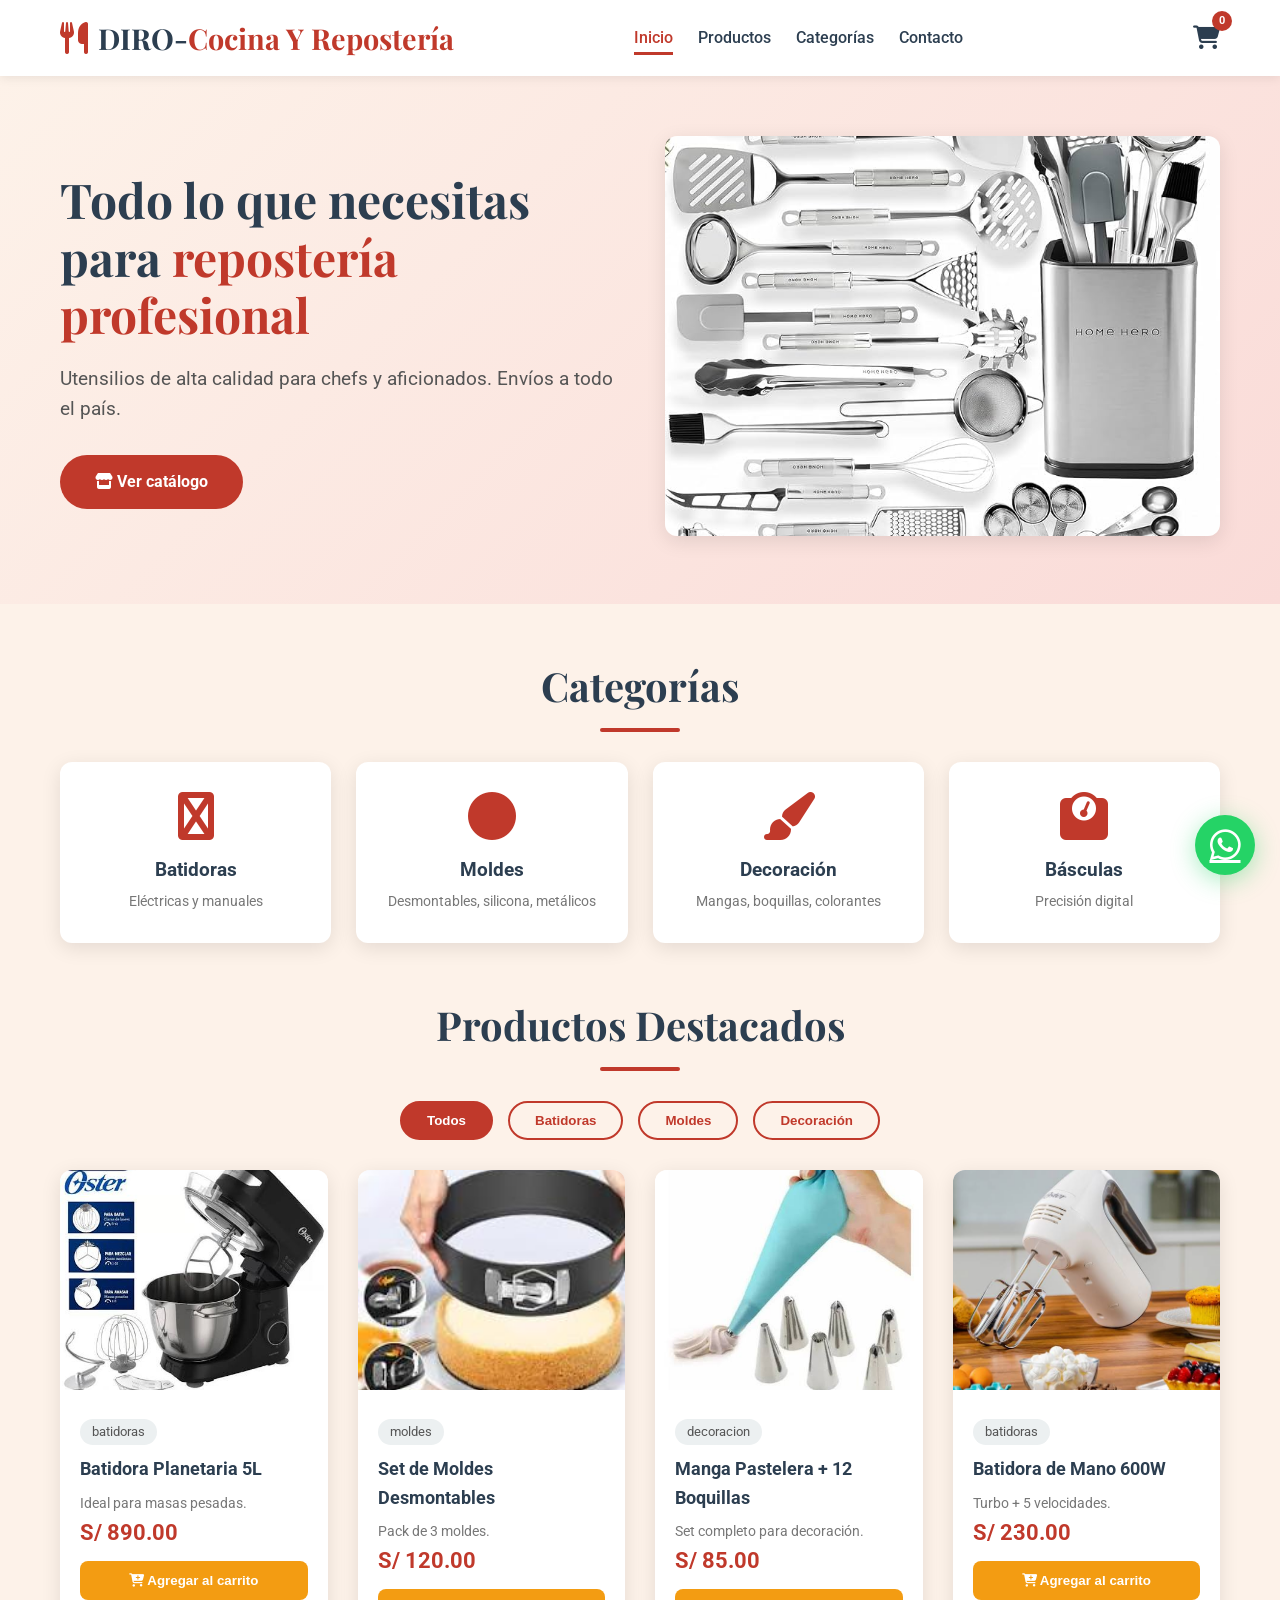
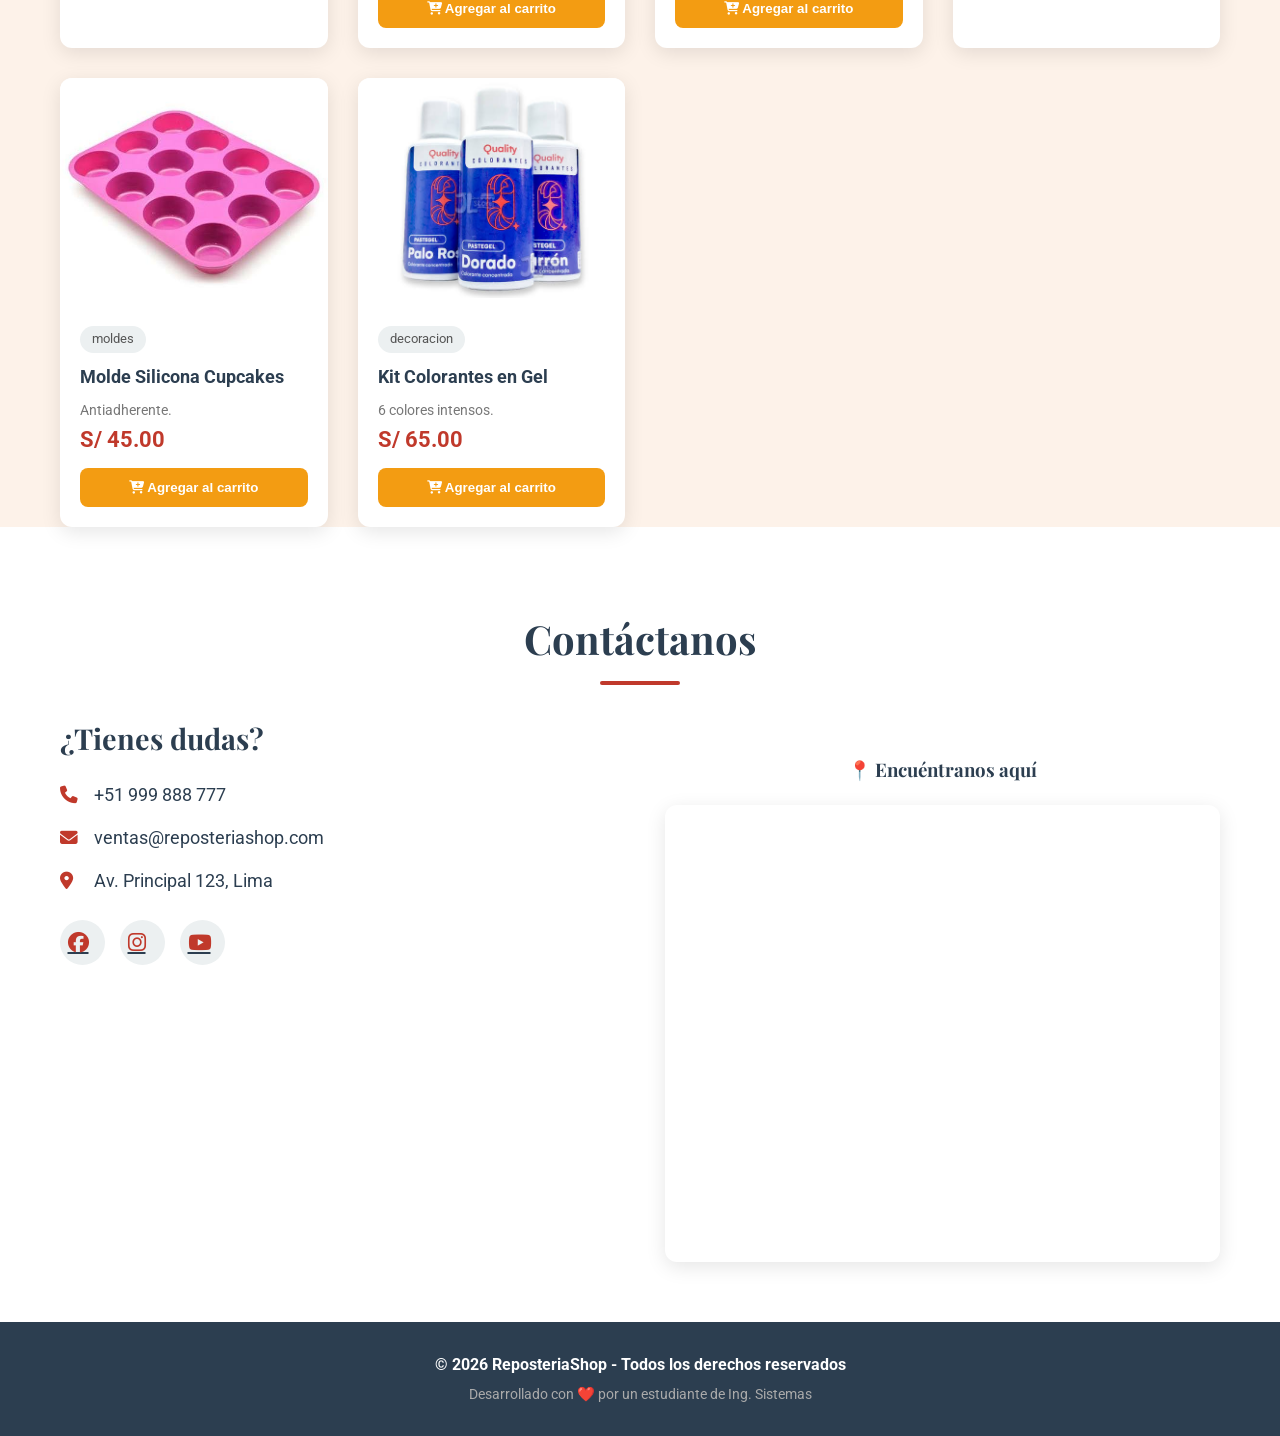
<file: index.html>
<!DOCTYPE html>
<html lang="es">

<head>
    <meta charset="UTF-8">
    <meta name="viewport" content="width=device-width, initial-scale=1.0">
    <title>ReposteriaShop - Utensilios profesionales</title>
    <!-- Google Fonts para tipografías elegantes -->
    <link
        href="https://fonts.googleapis.com/css2?family=Playfair+Display:wght@700&family=Roboto:wght@300;400;700&display=swap"
        rel="stylesheet">
    <!-- Font Awesome para íconos -->
    <link rel="stylesheet" href="https://cdnjs.cloudflare.com/ajax/libs/font-awesome/6.5.0/css/all.min.css">
    <link rel="stylesheet" href="css/estilo.css">
</head>

<body>
<!-- ========== HEADER / NAVEGACIÓN ========== -->
<header>
    <div class="container">
        <div class="logo">
            <i class="fas fa-utensils"></i>
            <h1>DIRO-<span>Cocina Y Repostería</span></h1>
        </div>
        <nav>
            <ul>
                <li><a href="#inicio" class="active">Inicio</a></li>
                <li><a href="#productos">Productos</a></li>
                <li><a href="#categorias">Categorías</a></li>
                <li><a href="#contacto">Contacto</a></li>
                <li><a href="#" id="btn-perfil" style="display:none;">Mi Cuenta</a></li>
                <li><a href="#" id="btn-logout" style="display:none;">Cerrar Sesión</a></li>
            </ul>
        </nav>
        <div class="carrito-icono">
            <i class="fas fa-shopping-cart"></i>
            <span class="contador">0</span>
        </div>
    </div>
</header>

    <!-- ========== HERO / BANNER PRINCIPAL ========== -->
    <section id="inicio" class="hero">
        <div class="container">
            <div class="hero-contenido">
                <h2>Todo lo que necesitas <br>para <span>repostería profesional</span></h2>
                <p>Utensilios de alta calidad para chefs y aficionados. Envíos a todo el país.</p>
                <a href="#productos" class="btn-primary">
                    <i class="fas fa-store"></i> Ver catálogo
                </a>
            </div>
            <div class="hero-imagen">
                <!-- Aquí va una imagen ilustrativa -->
                <img src="img/hero-utensilios.jpg" alt="Utensilios de repostería">
            </div>
        </div>
    </section>

    <!-- ========== CATEGORÍAS DESTACADAS ========== -->
    <section id="categorias" class="categorias">
        <div class="container">
            <h2 class="titulo-seccion">Categorías</h2>
            <div class="grid-categorias">
                <div class="categoria-card">
                    <i class="fas fa-mixer"></i>
                    <h3>Batidoras</h3>
                    <p>Eléctricas y manuales</p>
                </div>
                <div class="categoria-card">
                    <i class="fas fa-circle"></i>
                    <h3>Moldes</h3>
                    <p>Desmontables, silicona, metálicos</p>
                </div>
                <div class="categoria-card">
                    <i class="fas fa-paint-brush"></i>
                    <h3>Decoración</h3>
                    <p>Mangas, boquillas, colorantes</p>
                </div>
                <div class="categoria-card">
                    <i class="fas fa-weight-scale"></i>
                    <h3>Básculas</h3>
                    <p>Precisión digital</p>
                </div>
            </div>
        </div>
    </section>

    <!-- ========== PRODUCTOS DESTACADOS ========== -->
    <section id="productos" class="productos">
        <div class="container">
            <h2 class="titulo-seccion">Productos Destacados</h2>

            <!-- Filtros (funcionalidad con JavaScript) -->
            <div class="filtros">
                <button class="filtro-btn active" data-filtro="todos">Todos</button>
                <button class="filtro-btn" data-filtro="batidoras">Batidoras</button>
                <button class="filtro-btn" data-filtro="moldes">Moldes</button>
                <button class="filtro-btn" data-filtro="decoracion">Decoración</button>
            </div>

            <!-- Grid de productos -->
            <div class="grid-productos" id="lista-productos">
                <!-- Cada producto se genera dinámicamente con JavaScript -->
            </div>
        </div>
    </section>

    <!-- ========== CONTACTO ========== -->
    <section id="contacto" class="contacto">
        <div class="container">
            <h2 class="titulo-seccion">Contáctanos</h2>
            <div class="contacto-grid">
                <div class="contacto-info">
                    <h3>¿Tienes dudas?</h3>
                    <p><i class="fas fa-phone"></i> +51 999 888 777</p>
                    <p><i class="fas fa-envelope"></i> ventas@reposteriashop.com</p>
                    <p><i class="fas fa-map-marker-alt"></i> Av. Principal 123, Lima</p>
                    <div class="redes-sociales">
                        <a href="#"><i class="fab fa-facebook"></i></a>
                        <a href="#"><i class="fab fa-instagram"></i></a>
                        <a href="#"><i class="fab fa-youtube"></i></a>
                    </div>
                </div>

                <div class="mapa-container" style="margin-top: 40px;">
                    <h3 style="text-align:center; font-family: var(--font-title); color: var(--color-dark); margin-bottom: 20px;">
                        📍 Encuéntranos aquí
                    </h3>
                    <div style="border-radius: var(--radius); overflow: hidden; box-shadow: var(--shadow);">
                        <iframe
                            src="https://www.google.com/maps/embed?pb=!1m18!1m12!1m3!1d7803.491799904515!2d-77.13899099999999!3d-12.060996299999998!2m3!1f0!2f0!3f0!3m2!1i1024!2i768!4f13.1!3m3!1m2!1s0x9105cb9a4706d5b7%3A0x44a7349d931bc75a!2sMercado%20Central%20del%20Callao!5e0!3m2!1ses-419!2spe!4v1785622565093!5m2!1ses-419!2spe"
                            width="100%" height="450" style="border:0;" allowfullscreen="" loading="lazy"
                            referrerpolicy="strict-origin-when-cross-origin"></iframe>
                    </div>
                </div>
            </div>
        </div>
    </section>

    <!-- ========== FOOTER ========== -->
    <footer>
        <div class="container">
            <p>&copy; 2026 ReposteriaShop - Todos los derechos reservados</p>
            <p>Desarrollado con ❤️ por un estudiante de Ing. Sistemas</p>
        </div>
    </footer>

    <!-- Botón flotante de WhatsApp -->
    <a href="https://wa.me/519999888777" class="btn-whatsapp" target="_blank">
        <i class="fab fa-whatsapp"></i>
    </a>

    <!-- ============================================ -->
    <!-- MODAL / VENTANA EMERGENTE DEL CARRITO        -->
    <!-- ============================================ -->
    <div id="modal-carrito" class="modal-carrito" style="display: none;">
        <div class="modal-contenido">
            <div class="modal-header">
                <h2><i class="fas fa-shopping-cart"></i> Mi Carrito</h2>
                <span class="modal-cerrar" id="cerrar-carrito">&times;</span>
            </div>
            <div class="modal-body" id="lista-carrito">
                <p style="text-align:center; color:#888;">🛒 Tu carrito está vacío</p>
            </div>
            <div class="modal-footer">
                <div class="total-carrito">
                    <strong>Total: </strong>
                    <span id="total-carrito">S/ 0.00</span>
                </div>
                <button id="btn-finalizar-compra" class="btn-primary">
                    <i class="fas fa-check"></i> Finalizar Compra
                </button>
            </div>
        </div>
    </div>

    <script>
    // Verificar autenticación
    const token = localStorage.getItem('token');
    const usuario = JSON.parse(localStorage.getItem('usuario') || 'null');
    
    if (token && usuario) {
        const btnPerfil = document.getElementById('btn-perfil');
        const btnLogout = document.getElementById('btn-logout');
        
        btnPerfil.style.display = 'inline-block';
        btnLogout.style.display = 'inline-block';
        
        btnPerfil.textContent = '👤 ' + usuario.nombre;
        
        btnLogout.addEventListener('click', function(e) {
            e.preventDefault();
            localStorage.removeItem('token');
            localStorage.removeItem('usuario');
            window.location.href = 'login.html';
        });
    }
</script>

    <!-- ========== SCRIPTS (SIEMPRE AL FINAL) ========== -->
    <script src="js/script.js"></script>

</body>
</html>
</file>
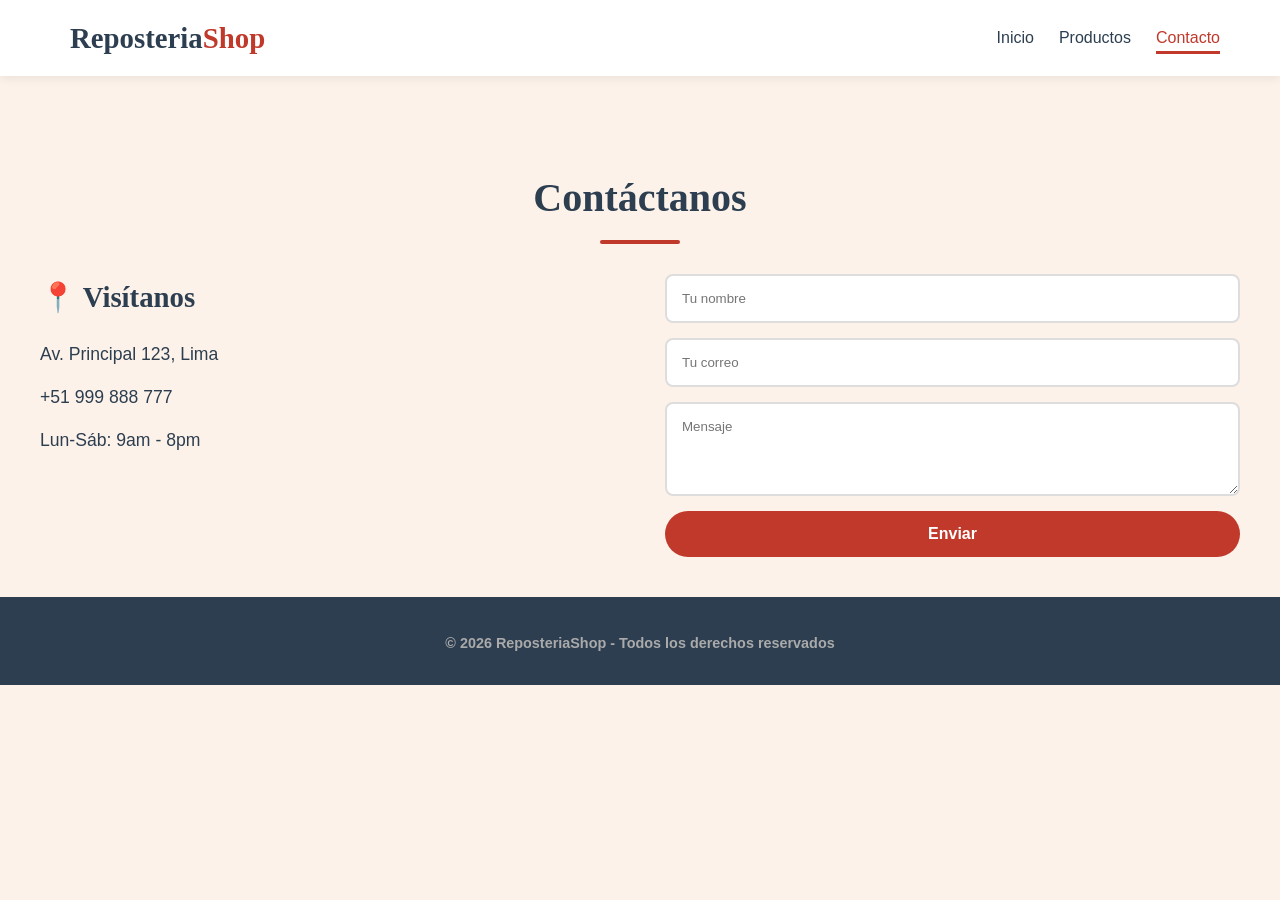
<file: contacto.html>
<!DOCTYPE html>
<html lang="es">
<head>
    <meta charset="UTF-8">
    <meta name="viewport" content="width=device-width, initial-scale=1.0">
    <title>Contacto - ReposteriaShop</title>
    <link rel="stylesheet" href="css/estilo.css">
</head>
<body>
    <header>
        <!-- Mismo header que en index.html -->
        <div class="container">
            <div class="logo">
                <i class="fas fa-utensils"></i>
                <h1>Reposteria<span>Shop</span></h1>
            </div>
            <nav>
                <ul>
                    <li><a href="index.html">Inicio</a></li>
                    <li><a href="productos.html">Productos</a></li>
                    <li><a href="contacto.html" class="active">Contacto</a></li>
                </ul>
            </nav>
        </div>
    </header>

    <section class="container" style="padding: 40px 0;">
        <h2 class="titulo-seccion">Contáctanos</h2>
        <div class="contacto-grid">
            <div class="contacto-info">
                <h3>📍 Visítanos</h3>
                <p><i class="fas fa-map-marker-alt"></i> Av. Principal 123, Lima</p>
                <p><i class="fas fa-phone"></i> +51 999 888 777</p>
                <p><i class="fas fa-clock"></i> Lun-Sáb: 9am - 8pm</p>
            </div>
            <form class="contacto-form">
                <input type="text" placeholder="Tu nombre" required>
                <input type="email" placeholder="Tu correo" required>
                <textarea placeholder="Mensaje" rows="4"></textarea>
                <button type="submit" class="btn-primary">Enviar</button>
            </form>
        </div>
    </section>

    <footer>
        <div class="container">
            <p>&copy; 2026 ReposteriaShop - Todos los derechos reservados</p>
        </div>
    </footer>

    <script src="js/script.js"></script>
</body>
</html>
</file>
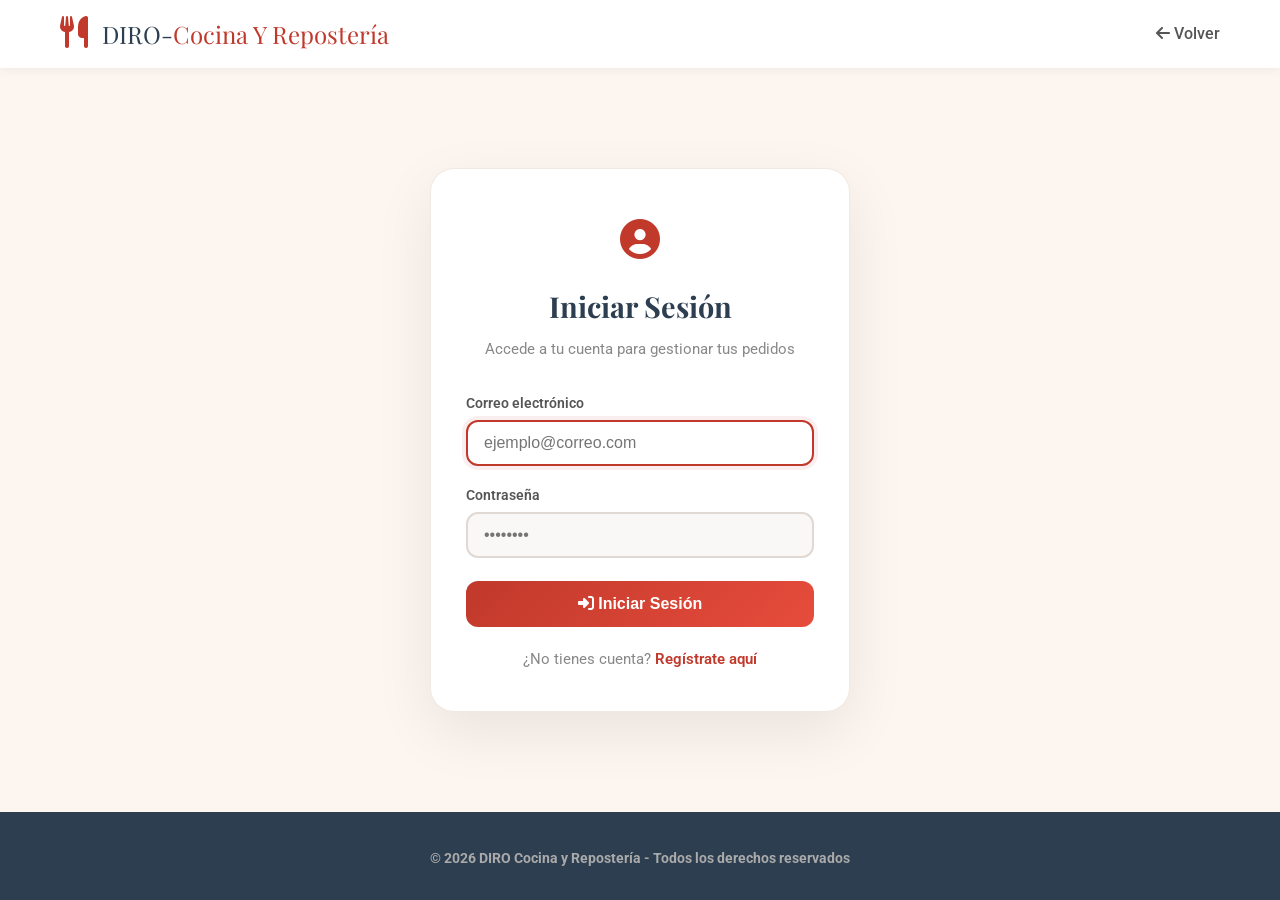
<file: login.html>
<!DOCTYPE html>
<html lang="es">
<head>
    <meta charset="UTF-8">
    <meta name="viewport" content="width=device-width, initial-scale=1.0">
    <title>Iniciar Sesión - DIRO Cocina y Repostería</title>
    <link href="https://fonts.googleapis.com/css2?family=Playfair+Display:wght@700&family=Roboto:wght@300;400;700&display=swap" rel="stylesheet">
    <link rel="stylesheet" href="https://cdnjs.cloudflare.com/ajax/libs/font-awesome/6.5.0/css/all.min.css">
    <link rel="stylesheet" href="css/estilo.css">
    <style>
        /* ===== Estilos específicos para autenticación ===== */
        .auth-page {
            min-height: 100vh;
            display: flex;
            flex-direction: column;
            background: #fdf6f0;
        }
        
        .auth-container {
            flex: 1;
            display: flex;
            justify-content: center;
            align-items: center;
            padding: 40px 20px;
        }

        .auth-box {
            background: white;
            padding: 40px 35px;
            border-radius: 24px;
            max-width: 420px;
            width: 100%;
            box-shadow: 0 20px 60px rgba(0, 0, 0, 0.08);
            border: 1px solid #f0e8e3;
        }

        .auth-box .logo-icon {
            text-align: center;
            font-size: 2.5rem;
            color: #c0392b;
            margin-bottom: 10px;
        }

        .auth-box h2 {
            font-family: 'Playfair Display', serif;
            text-align: center;
            color: #2c3e50;
            font-size: 1.8rem;
            margin-bottom: 8px;
        }

        .auth-box .subtitle {
            text-align: center;
            color: #888;
            margin-bottom: 30px;
            font-size: 0.95rem;
        }

        .auth-box .form-group {
            margin-bottom: 18px;
        }

        .auth-box label {
            display: block;
            font-weight: 600;
            color: #555;
            margin-bottom: 5px;
            font-size: 0.9rem;
        }

        .auth-box input {
            width: 100%;
            padding: 12px 16px;
            border: 2px solid #e0d8d2;
            border-radius: 12px;
            font-size: 1rem;
            transition: all 0.3s ease;
            background: #faf8f6;
        }

        .auth-box input:focus {
            border-color: #c0392b;
            outline: none;
            background: white;
            box-shadow: 0 0 0 4px rgba(192, 57, 43, 0.08);
        }

        .auth-box .btn-primary {
            width: 100%;
            padding: 14px;
            background: linear-gradient(135deg, #c0392b, #e74c3c);
            border: none;
            border-radius: 12px;
            color: white;
            font-weight: 700;
            font-size: 1rem;
            cursor: pointer;
            transition: all 0.3s ease;
            margin-top: 5px;
        }

        .auth-box .btn-primary:hover {
            transform: translateY(-2px);
            box-shadow: 0 8px 25px rgba(192, 57, 43, 0.35);
        }

        .auth-box .btn-primary:disabled {
            opacity: 0.7;
            cursor: not-allowed;
            transform: none;
        }

        .auth-box .links {
            text-align: center;
            margin-top: 20px;
            color: #888;
            font-size: 0.95rem;
        }

        .auth-box .links a {
            color: #c0392b;
            text-decoration: none;
            font-weight: 600;
        }

        .auth-box .links a:hover {
            text-decoration: underline;
        }

        .msg-error {
            color: #e74c3c;
            text-align: center;
            display: none;
            margin-bottom: 15px;
            padding: 12px;
            background: #fde8e4;
            border-radius: 10px;
            font-size: 0.95rem;
        }

        .msg-success {
            color: #27ae60;
            text-align: center;
            display: none;
            margin-bottom: 15px;
            padding: 12px;
            background: #e8f8e4;
            border-radius: 10px;
            font-size: 0.95rem;
        }

        /* Header simplificado para páginas de auth */
        .auth-header {
            background: white;
            padding: 15px 0;
            box-shadow: 0 2px 10px rgba(0,0,0,0.05);
        }
        .auth-header .container {
            display: flex;
            justify-content: space-between;
            align-items: center;
        }
        .auth-header .logo a {
            font-family: 'Playfair Display', serif;
            font-size: 1.5rem;
            color: #2c3e50;
            text-decoration: none;
        }
        .auth-header .logo a span {
            color: #c0392b;
        }
        .auth-header .logo a i {
            color: #c0392b;
            margin-right: 8px;
        }

        @media (max-width: 480px) {
            .auth-box {
                padding: 30px 20px;
            }
            .auth-box h2 {
                font-size: 1.5rem;
            }
        }
    </style>
</head>
<body class="auth-page">

    <!-- ========== HEADER SIMPLIFICADO ========== -->
    <header class="auth-header">
        <div class="container">
            <div class="logo">
                <a href="index.html">
                    <i class="fas fa-utensils"></i>
                    DIRO-<span>Cocina Y Repostería</span>
                </a>
            </div>
            <nav>
                <a href="index.html" style="color:#555; text-decoration:none; font-weight:500;">
                    <i class="fas fa-arrow-left"></i> Volver
                </a>
            </nav>
        </div>
    </header>

    <!-- ========== FORMULARIO DE LOGIN ========== -->
    <div class="auth-container">
        <div class="auth-box">
            <div class="logo-icon">
                <i class="fas fa-user-circle"></i>
            </div>
            <h2>Iniciar Sesión</h2>
            <p class="subtitle">Accede a tu cuenta para gestionar tus pedidos</p>

            <div id="msg-error" class="msg-error">❌ Credenciales incorrectas</div>
            <div id="msg-success" class="msg-success">✅ Inicio de sesión exitoso</div>

            <form id="form-login">
                <div class="form-group">
                    <label for="email">Correo electrónico</label>
                    <input type="email" id="email" placeholder="ejemplo@correo.com" required autofocus>
                </div>
                <div class="form-group">
                    <label for="password">Contraseña</label>
                    <input type="password" id="password" placeholder="••••••••" required>
                </div>
                <button type="submit" class="btn-primary" id="btn-login">
                    <i class="fas fa-sign-in-alt"></i> Iniciar Sesión
                </button>
            </form>

            <div class="links">
                ¿No tienes cuenta? <a href="registro.html">Regístrate aquí</a>
            </div>
        </div>
    </div>

    <!-- ========== FOOTER ========== -->
    <footer style="margin-top: auto;">
        <div class="container">
            <p>&copy; 2026 DIRO Cocina y Repostería - Todos los derechos reservados</p>
        </div>
    </footer>

    <script>
        // ============================================
        // LOGIN - FRONTEND
        // ============================================

        const API_URL = 'https://backend-tienda-production-8536.up.railway.app/api';
        const formLogin = document.getElementById('form-login');
        const msgError = document.getElementById('msg-error');
        const msgSuccess = document.getElementById('msg-success');
        const btnLogin = document.getElementById('btn-login');

        // Si ya está logueado, redirigir
        if (localStorage.getItem('token')) {
            window.location.href = 'index.html';
        }

        formLogin.addEventListener('submit', async function(e) {
            e.preventDefault();
            
            const email = document.getElementById('email').value.trim();
            const password = document.getElementById('password').value.trim();
            
            // Ocultar mensajes anteriores
            msgError.style.display = 'none';
            msgSuccess.style.display = 'none';
            
            // Validaciones básicas
            if (!email || !password) {
                msgError.textContent = '❌ Todos los campos son obligatorios';
                msgError.style.display = 'block';
                return;
            }
            
            // Deshabilitar botón mientras se procesa
            btnLogin.disabled = true;
            btnLogin.innerHTML = '<i class="fas fa-spinner fa-spin"></i> Iniciando sesión...';
            
            try {
                const response = await fetch(`${API_URL}/auth/login`, {
                    method: 'POST',
                    headers: { 'Content-Type': 'application/json' },
                    body: JSON.stringify({ email, password })
                });
                
                const data = await response.json();
                
                if (data.exito) {
                    // Guardar token y datos del usuario
                    localStorage.setItem('token', data.token);
                    localStorage.setItem('usuario', JSON.stringify(data.usuario));
                    
                    msgSuccess.textContent = '✅ ¡Bienvenido, ' + data.usuario.nombre + '!';
                    msgSuccess.style.display = 'block';
                    
                    // Redirigir después de 1.5 segundos
                    setTimeout(() => {
                        window.location.href = 'index.html';
                    }, 1500);
                } else {
                    msgError.textContent = '❌ ' + data.mensaje;
                    msgError.style.display = 'block';
                    btnLogin.disabled = false;
                    btnLogin.innerHTML = '<i class="fas fa-sign-in-alt"></i> Iniciar Sesión';
                }
            } catch (error) {
                console.error('Error de conexión:', error);
                msgError.textContent = '❌ Error de conexión con el servidor';
                msgError.style.display = 'block';
                btnLogin.disabled = false;
                btnLogin.innerHTML = '<i class="fas fa-sign-in-alt"></i> Iniciar Sesión';
            }
        });
    </script>
</body>
</html>
</file>
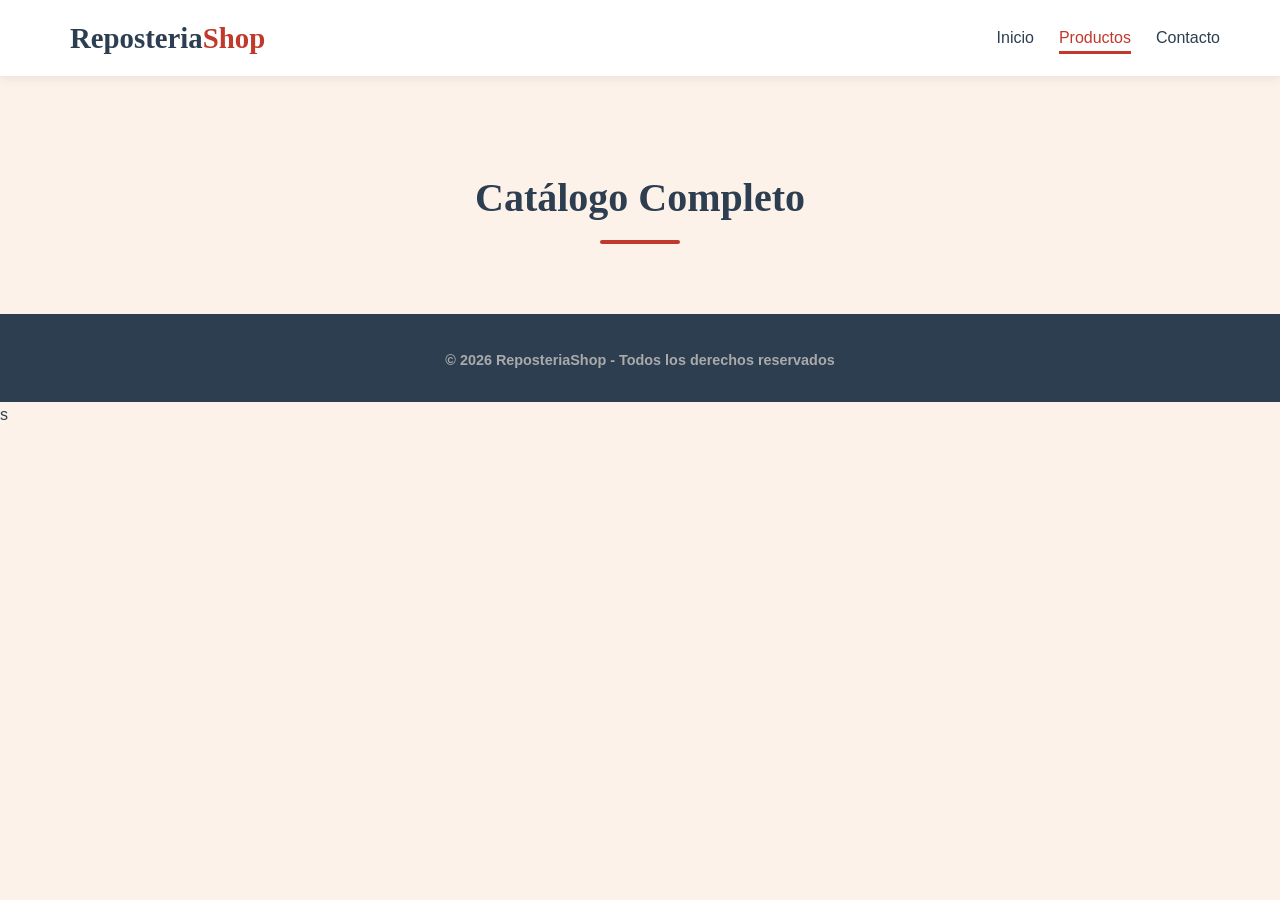
<file: productos.html>
<!DOCTYPE html>
<html lang="es">
<head>
    <meta charset="UTF-8">
    <meta name="viewport" content="width=device-width, initial-scale=1.0">
    <title>Catálogo - ReposteriaShop</title>
    <link rel="stylesheet" href="css/estilo.css">
</head>
<body>
    <header>
        <!-- Mismo header que en index.html -->
        <div class="container">
            <div class="logo">
                <i class="fas fa-utensils"></i>
                <h1>Reposteria<span>Shop</span></h1>
            </div>
            <nav>
                <ul>
                    <li><a href="index.html">Inicio</a></li>
                    <li><a href="productos.html" class="active">Productos</a></li>
                    <li><a href="contacto.html">Contacto</a></li>
                </ul>
            </nav>
        </div>
    </header>

    <section class="container" style="padding: 40px 0;">
        <h2 class="titulo-seccion">Catálogo Completo</h2>
        <div class="grid-productos" id="lista-productos">
            <!-- Aquí se renderizan con JavaScript -->
        </div>
    </section>

    <footer>
        <div class="container">
            <p>&copy; 2026 ReposteriaShop - Todos los derechos reservados</p>
        </div>
    </footer>

    <script src="js/script.js"></script>
</body>
</html>s
</file>
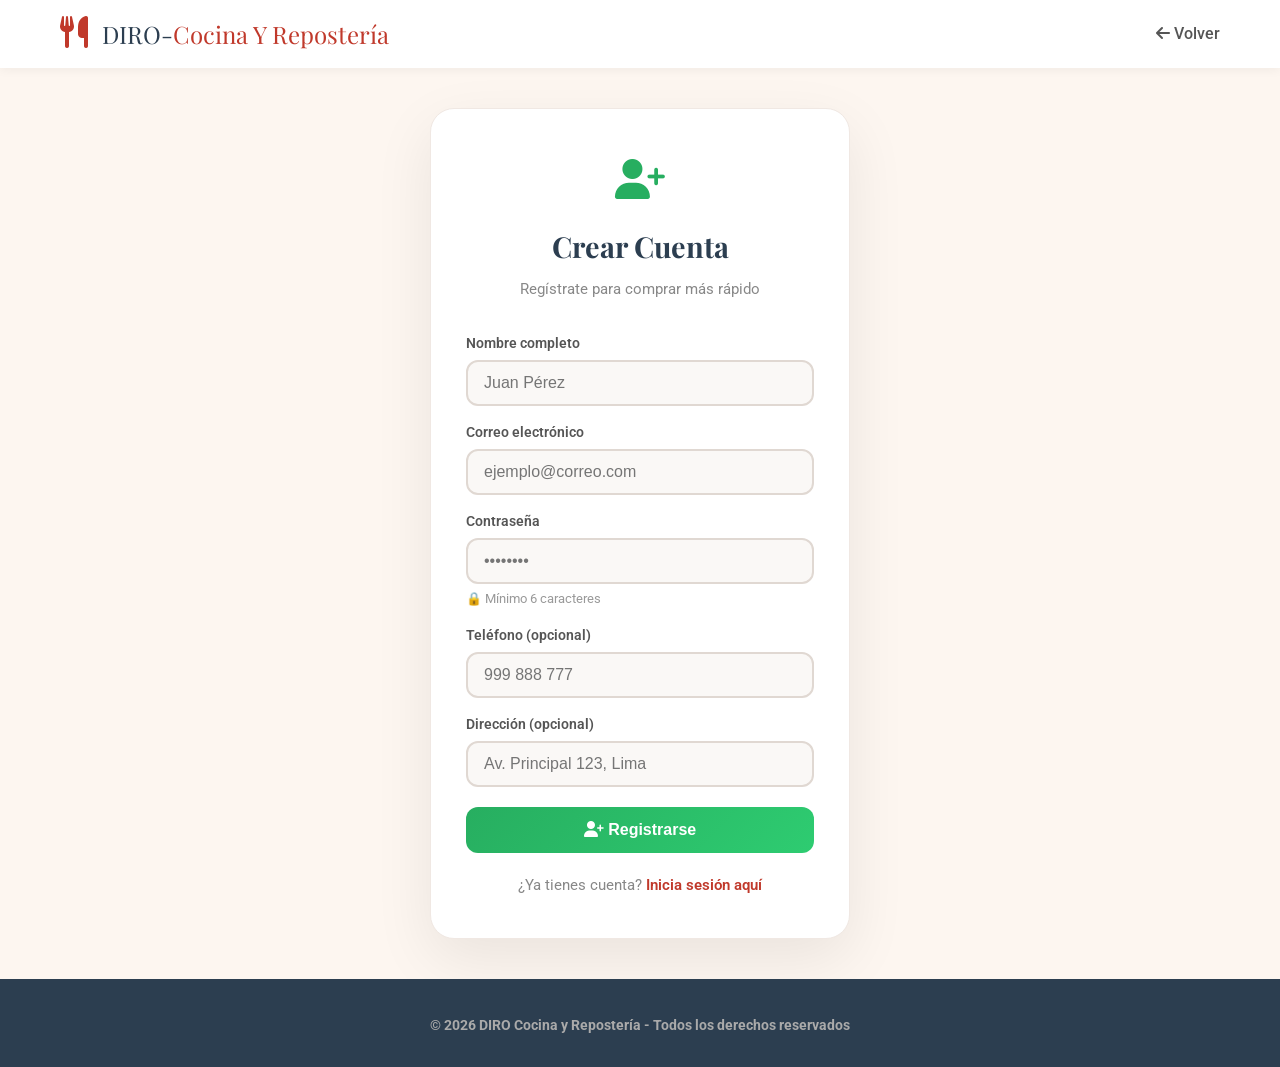
<file: registro.html>
<!DOCTYPE html>
<html lang="es">
<head>
    <meta charset="UTF-8">
    <meta name="viewport" content="width=device-width, initial-scale=1.0">
    <title>Registrarse - DIRO Cocina y Repostería</title>
    <link href="https://fonts.googleapis.com/css2?family=Playfair+Display:wght@700&family=Roboto:wght@300;400;700&display=swap" rel="stylesheet">
    <link rel="stylesheet" href="https://cdnjs.cloudflare.com/ajax/libs/font-awesome/6.5.0/css/all.min.css">
    <link rel="stylesheet" href="css/estilo.css">
    <style>
        /* ===== Estilos específicos para autenticación ===== */
        .auth-page {
            min-height: 100vh;
            display: flex;
            flex-direction: column;
            background: #fdf6f0;
        }
        
        .auth-container {
            flex: 1;
            display: flex;
            justify-content: center;
            align-items: center;
            padding: 40px 20px;
        }

        .auth-box {
            background: white;
            padding: 40px 35px;
            border-radius: 24px;
            max-width: 420px;
            width: 100%;
            box-shadow: 0 20px 60px rgba(0, 0, 0, 0.08);
            border: 1px solid #f0e8e3;
        }

        .auth-box .logo-icon {
            text-align: center;
            font-size: 2.5rem;
            color: #27ae60;
            margin-bottom: 10px;
        }

        .auth-box h2 {
            font-family: 'Playfair Display', serif;
            text-align: center;
            color: #2c3e50;
            font-size: 1.8rem;
            margin-bottom: 8px;
        }

        .auth-box .subtitle {
            text-align: center;
            color: #888;
            margin-bottom: 30px;
            font-size: 0.95rem;
        }

        .auth-box .form-group {
            margin-bottom: 15px;
        }

        .auth-box label {
            display: block;
            font-weight: 600;
            color: #555;
            margin-bottom: 5px;
            font-size: 0.9rem;
        }

        .auth-box input {
            width: 100%;
            padding: 12px 16px;
            border: 2px solid #e0d8d2;
            border-radius: 12px;
            font-size: 1rem;
            transition: all 0.3s ease;
            background: #faf8f6;
        }

        .auth-box input:focus {
            border-color: #27ae60;
            outline: none;
            background: white;
            box-shadow: 0 0 0 4px rgba(39, 174, 96, 0.08);
        }

        .auth-box .btn-primary {
            width: 100%;
            padding: 14px;
            background: linear-gradient(135deg, #27ae60, #2ecc71);
            border: none;
            border-radius: 12px;
            color: white;
            font-weight: 700;
            font-size: 1rem;
            cursor: pointer;
            transition: all 0.3s ease;
            margin-top: 5px;
        }

        .auth-box .btn-primary:hover {
            transform: translateY(-2px);
            box-shadow: 0 8px 25px rgba(39, 174, 96, 0.35);
        }

        .auth-box .btn-primary:disabled {
            opacity: 0.7;
            cursor: not-allowed;
            transform: none;
        }

        .auth-box .links {
            text-align: center;
            margin-top: 20px;
            color: #888;
            font-size: 0.95rem;
        }

        .auth-box .links a {
            color: #c0392b;
            text-decoration: none;
            font-weight: 600;
        }

        .auth-box .links a:hover {
            text-decoration: underline;
        }

        .msg-error {
            color: #e74c3c;
            text-align: center;
            display: none;
            margin-bottom: 15px;
            padding: 12px;
            background: #fde8e4;
            border-radius: 10px;
            font-size: 0.95rem;
        }

        .msg-success {
            color: #27ae60;
            text-align: center;
            display: none;
            margin-bottom: 15px;
            padding: 12px;
            background: #e8f8e4;
            border-radius: 10px;
            font-size: 0.95rem;
        }

        .password-requirements {
            font-size: 0.8rem;
            color: #999;
            margin-top: 5px;
        }

        /* Header simplificado */
        .auth-header {
            background: white;
            padding: 15px 0;
            box-shadow: 0 2px 10px rgba(0,0,0,0.05);
        }
        .auth-header .container {
            display: flex;
            justify-content: space-between;
            align-items: center;
        }
        .auth-header .logo a {
            font-family: 'Playfair Display', serif;
            font-size: 1.5rem;
            color: #2c3e50;
            text-decoration: none;
        }
        .auth-header .logo a span {
            color: #c0392b;
        }
        .auth-header .logo a i {
            color: #c0392b;
            margin-right: 8px;
        }

        @media (max-width: 480px) {
            .auth-box {
                padding: 30px 20px;
            }
            .auth-box h2 {
                font-size: 1.5rem;
            }
        }
    </style>
</head>
<body class="auth-page">

    <!-- ========== HEADER SIMPLIFICADO ========== -->
    <header class="auth-header">
        <div class="container">
            <div class="logo">
                <a href="index.html">
                    <i class="fas fa-utensils"></i>
                    DIRO-<span>Cocina Y Repostería</span>
                </a>
            </div>
            <nav>
                <a href="index.html" style="color:#555; text-decoration:none; font-weight:500;">
                    <i class="fas fa-arrow-left"></i> Volver
                </a>
            </nav>
        </div>
    </header>

    <!-- ========== FORMULARIO DE REGISTRO ========== -->
    <div class="auth-container">
        <div class="auth-box">
            <div class="logo-icon">
                <i class="fas fa-user-plus"></i>
            </div>
            <h2>Crear Cuenta</h2>
            <p class="subtitle">Regístrate para comprar más rápido</p>

            <div id="msg-error" class="msg-error">❌ Error al registrar</div>
            <div id="msg-success" class="msg-success">✅ Registro exitoso</div>

            <form id="form-registro">
                <div class="form-group">
                    <label for="nombre">Nombre completo</label>
                    <input type="text" id="nombre" placeholder="Juan Pérez" required>
                </div>
                <div class="form-group">
                    <label for="email">Correo electrónico</label>
                    <input type="email" id="email" placeholder="ejemplo@correo.com" required>
                </div>
                <div class="form-group">
                    <label for="password">Contraseña</label>
                    <input type="password" id="password" placeholder="••••••••" minlength="6" required>
                    <div class="password-requirements">🔒 Mínimo 6 caracteres</div>
                </div>
                <div class="form-group">
                    <label for="telefono">Teléfono (opcional)</label>
                    <input type="text" id="telefono" placeholder="999 888 777">
                </div>
                <div class="form-group">
                    <label for="direccion">Dirección (opcional)</label>
                    <input type="text" id="direccion" placeholder="Av. Principal 123, Lima">
                </div>
                <button type="submit" class="btn-primary" id="btn-registro">
                    <i class="fas fa-user-plus"></i> Registrarse
                </button>
            </form>

            <div class="links">
                ¿Ya tienes cuenta? <a href="login.html">Inicia sesión aquí</a>
            </div>
        </div>
    </div>

    <!-- ========== FOOTER ========== -->
    <footer style="margin-top: auto;">
        <div class="container">
            <p>&copy; 2026 DIRO Cocina y Repostería - Todos los derechos reservados</p>
        </div>
    </footer>

    <script>
        // ============================================
        // REGISTRO - FRONTEND
        // ============================================

        const API_URL = 'https://backend-tienda-production-8536.up.railway.app/api';
        const formRegistro = document.getElementById('form-registro');
        const msgError = document.getElementById('msg-error');
        const msgSuccess = document.getElementById('msg-success');
        const btnRegistro = document.getElementById('btn-registro');

        // Si ya está logueado, redirigir
        if (localStorage.getItem('token')) {
            window.location.href = 'index.html';
        }

        formRegistro.addEventListener('submit', async function(e) {
            e.preventDefault();
            
            const nombre = document.getElementById('nombre').value.trim();
            const email = document.getElementById('email').value.trim();
            const password = document.getElementById('password').value.trim();
            const telefono = document.getElementById('telefono').value.trim();
            const direccion = document.getElementById('direccion').value.trim();
            
            // Ocultar mensajes anteriores
            msgError.style.display = 'none';
            msgSuccess.style.display = 'none';
            
            // Validaciones
            if (!nombre || !email || !password) {
                msgError.textContent = '❌ Nombre, email y contraseña son obligatorios';
                msgError.style.display = 'block';
                return;
            }
            
            if (password.length < 6) {
                msgError.textContent = '❌ La contraseña debe tener al menos 6 caracteres';
                msgError.style.display = 'block';
                return;
            }
            
            // Deshabilitar botón mientras se procesa
            btnRegistro.disabled = true;
            btnRegistro.innerHTML = '<i class="fas fa-spinner fa-spin"></i> Registrando...';
            
            try {
                const response = await fetch(`${API_URL}/auth/registro`, {
                    method: 'POST',
                    headers: { 'Content-Type': 'application/json' },
                    body: JSON.stringify({ nombre, email, password, telefono, direccion })
                });
                
                const data = await response.json();
                
                if (data.exito) {
                    // Guardar token y datos del usuario
                    localStorage.setItem('token', data.token);
                    localStorage.setItem('usuario', JSON.stringify(data.usuario));
                    
                    msgSuccess.textContent = '✅ ¡Cuenta creada exitosamente!';
                    msgSuccess.style.display = 'block';
                    
                    // Redirigir después de 1.5 segundos
                    setTimeout(() => {
                        window.location.href = 'index.html';
                    }, 1500);
                } else {
                    msgError.textContent = '❌ ' + data.mensaje;
                    msgError.style.display = 'block';
                    btnRegistro.disabled = false;
                    btnRegistro.innerHTML = '<i class="fas fa-user-plus"></i> Registrarse';
                }
            } catch (error) {
                console.error('Error de conexión:', error);
                msgError.textContent = '❌ Error de conexión con el servidor';
                msgError.style.display = 'block';
                btnRegistro.disabled = false;
                btnRegistro.innerHTML = '<i class="fas fa-user-plus"></i> Registrarse';
            }
        });
    </script>
</body>
</html>
</file>
<file: css/estilo.css>
/* ========== RESET Y VARIABLES ========== */
* {
    margin: 0;
    padding: 0;
    box-sizing: border-box;
}

:root {
    --color-primary: #c0392b;      /* Rojo repostero */
    --color-secondary: #f39c12;    /* Dorado/amarillo */
    --color-dark: #2c3e50;
    --color-light: #fdf2e9;
    --color-gray: #ecf0f1;
    --font-title: 'Playfair Display', serif;
    --font-body: 'Roboto', sans-serif;
    --shadow: 0 5px 20px rgba(0,0,0,0.1);
    --radius: 12px;
    --transition: all 0.3s ease;
}

body {
    font-family: var(--font-body);
    background-color: var(--color-light);
    color: var(--color-dark);
    line-height: 1.6;
}

.container {
    max-width: 1200px;
    margin: 0 auto;
    padding: 0 20px;
}

/* ========== HEADER ========== */
header {
    background: white;
    box-shadow: 0 2px 10px rgba(0,0,0,0.08);
    position: sticky;
    top: 0;
    z-index: 1000;
    padding: 15px 0;
}

header .container {
    display: flex;
    justify-content: space-between;
    align-items: center;
    flex-wrap: wrap;
}

.logo {
    display: flex;
    align-items: center;
    gap: 10px;
}

.logo i {
    font-size: 2rem;
    color: var(--color-primary);
}

.logo h1 {
    font-family: var(--font-title);
    font-size: 1.8rem;
    color: var(--color-dark);
}

.logo h1 span {
    color: var(--color-primary);
}

nav ul {
    display: flex;
    list-style: none;
    gap: 25px;
}

nav ul li a {
    text-decoration: none;
    color: var(--color-dark);
    font-weight: 500;
    padding: 5px 0;
    border-bottom: 3px solid transparent;
    transition: var(--transition);
}

nav ul li a:hover,
nav ul li a.active {
    border-bottom-color: var(--color-primary);
    color: var(--color-primary);
}

.carrito-icono {
    position: relative;
    font-size: 1.5rem;
    cursor: pointer;
    color: var(--color-dark);
}

.carrito-icono .contador {
    position: absolute;
    top: -8px;
    right: -12px;
    background: var(--color-primary);
    color: white;
    font-size: 0.7rem;
    font-weight: bold;
    width: 20px;
    height: 20px;
    border-radius: 50%;
    display: flex;
    align-items: center;
    justify-content: center;
}

/* ========== HERO ========== */
.hero {
    background: linear-gradient(135deg, #fdf2e9 0%, #fadbd8 100%);
    padding: 60px 0;
    min-height: 500px;
    display: flex;
    align-items: center;
}

.hero .container {
    display: grid;
    grid-template-columns: 1fr 1fr;
    gap: 50px;
    align-items: center;
}

.hero-contenido h2 {
    font-family: var(--font-title);
    font-size: 3rem;
    line-height: 1.2;
    margin-bottom: 20px;
}

.hero-contenido h2 span {
    color: var(--color-primary);
}

.hero-contenido p {
    font-size: 1.2rem;
    color: #555;
    margin-bottom: 30px;
}

.btn-primary {
    display: inline-block;
    background: var(--color-primary);
    color: white;
    padding: 14px 35px;
    border-radius: 50px;
    text-decoration: none;
    font-weight: bold;
    transition: var(--transition);
    border: none;
    cursor: pointer;
    font-size: 1rem;
}

.btn-primary:hover {
    background: #a93226;
    transform: translateY(-3px);
    box-shadow: var(--shadow);
}

.hero-imagen img {
    width: 100%;
    max-height: 400px;
    object-fit: cover;
    border-radius: var(--radius);
    box-shadow: var(--shadow);
}

/* ========== SECCIÓN TÍTULOS ========== */
.titulo-seccion {
    font-family: var(--font-title);
    font-size: 2.5rem;
    text-align: center;
    margin: 50px 0 30px;
    position: relative;
}

.titulo-seccion::after {
    content: '';
    display: block;
    width: 80px;
    height: 4px;
    background: var(--color-primary);
    margin: 10px auto 0;
    border-radius: 5px;
}

/* ========== CATEGORÍAS ========== */
.grid-categorias {
    display: grid;
    grid-template-columns: repeat(auto-fit, minmax(200px, 1fr));
    gap: 25px;
    margin: 30px 0;
}

.categoria-card {
    background: white;
    padding: 30px 20px;
    text-align: center;
    border-radius: var(--radius);
    box-shadow: var(--shadow);
    transition: var(--transition);
    cursor: pointer;
}

.categoria-card:hover {
    transform: translateY(-10px);
    box-shadow: 0 10px 30px rgba(0,0,0,0.15);
}

.categoria-card i {
    font-size: 3rem;
    color: var(--color-primary);
    margin-bottom: 15px;
}

.categoria-card h3 {
    font-size: 1.2rem;
    margin-bottom: 5px;
}

.categoria-card p {
    color: #777;
    font-size: 0.9rem;
}

/* ========== PRODUCTOS ========== */
.filtros {
    display: flex;
    justify-content: center;
    gap: 15px;
    flex-wrap: wrap;
    margin-bottom: 30px;
}

.filtro-btn {
    padding: 10px 25px;
    border: 2px solid var(--color-primary);
    background: transparent;
    color: var(--color-primary);
    border-radius: 50px;
    cursor: pointer;
    font-weight: bold;
    transition: var(--transition);
}

.filtro-btn:hover,
.filtro-btn.active {
    background: var(--color-primary);
    color: white;
}

.grid-productos {
    display: grid;
    grid-template-columns: repeat(auto-fill, minmax(260px, 1fr));
    gap: 30px;
}

.producto-card {
    background: white;
    border-radius: var(--radius);
    overflow: hidden;
    box-shadow: var(--shadow);
    transition: var(--transition);
}

.producto-card:hover {
    transform: translateY(-8px);
    box-shadow: 0 10px 40px rgba(0,0,0,0.15);
}

.producto-card img {
    width: 100%;
    height: 220px;
    object-fit: cover;
    background: var(--color-gray);
}

.producto-info {
    padding: 20px;
}

.producto-info h3 {
    font-size: 1.1rem;
    margin-bottom: 8px;
}

.producto-info .precio {
    font-size: 1.4rem;
    font-weight: bold;
    color: var(--color-primary);
}

.producto-info .categoria-tag {
    display: inline-block;
    background: var(--color-gray);
    padding: 3px 12px;
    border-radius: 20px;
    font-size: 0.8rem;
    color: #555;
    margin-bottom: 10px;
}

.btn-agregar {
    width: 100%;
    padding: 12px;
    background: var(--color-secondary);
    color: white;
    border: none;
    border-radius: 8px;
    font-weight: bold;
    cursor: pointer;
    transition: var(--transition);
    margin-top: 10px;
}

.btn-agregar:hover {
    background: #e67e22;
}

/* ========== CONTACTO ========== */
.contacto {
    background: white;
    padding: 30px 0 60px;
}

.contacto-grid {
    display: grid;
    grid-template-columns: 1fr 1fr;
    gap: 50px;
    margin-top: 30px;
}

.contacto-info h3 {
    font-family: var(--font-title);
    font-size: 1.8rem;
    margin-bottom: 20px;
}

.contacto-info p {
    margin: 15px 0;
    font-size: 1.1rem;
}

.contacto-info i {
    width: 30px;
    color: var(--color-primary);
}

.redes-sociales {
    margin-top: 25px;
    display: flex;
    gap: 15px;
}

.redes-sociales a {
    display: inline-flex;
    align-items: center;
    justify-content: center;
    width: 45px;
    height: 45px;
    background: var(--color-gray);
    border-radius: 50%;
    color: var(--color-dark);
    font-size: 1.3rem;
    transition: var(--transition);
}

.redes-sociales a:hover {
    background: var(--color-primary);
    color: white;
}

.contacto-form {
    display: flex;
    flex-direction: column;
    gap: 15px;
}

.contacto-form input,
.contacto-form textarea {
    padding: 15px;
    border: 2px solid #ddd;
    border-radius: 8px;
    font-family: var(--font-body);
    transition: var(--transition);
}

.contacto-form input:focus,
.contacto-form textarea:focus {
    border-color: var(--color-primary);
    outline: none;
}

/* ========== WHATSAPP FLOTANTE ========== */
.btn-whatsapp {
    position: fixed;
    bottom: 25px;
    right: 25px;
    background: #25D366;
    color: white;
    width: 60px;
    height: 60px;
    border-radius: 50%;
    display: flex;
    align-items: center;
    justify-content: center;
    font-size: 2.2rem;
    box-shadow: 0 5px 25px rgba(37, 211, 102, 0.4);
    transition: var(--transition);
    z-index: 999;
}

.btn-whatsapp:hover {
    transform: scale(1.1);
    box-shadow: 0 8px 35px rgba(37, 211, 102, 0.6);
}

/* ========== FOOTER ========== */
footer {
    background: var(--color-dark);
    color: white;
    text-align: center;
    padding: 30px 0;
}

footer p:first-child {
    font-weight: bold;
}

footer p:last-child {
    color: #aaa;
    font-size: 0.9rem;
    margin-top: 5px;
}

/* ========== RESPONSIVE ========== */
@media (max-width: 768px) {
    .hero .container {
        grid-template-columns: 1fr;
        text-align: center;
    }
    
    .hero-contenido h2 {
        font-size: 2.2rem;
    }
    
    .contacto-grid {
        grid-template-columns: 1fr;
    }
    
    nav ul {
        gap: 12px;
        flex-wrap: wrap;
        justify-content: center;
    }
    
    header .container {
        flex-direction: column;
        gap: 10px;
    }
    
    .logo h1 {
        font-size: 1.5rem;
    }

    /* ========== MAPA ========== */
.mapa-container {
    margin: 40px 0 20px;
}

.mapa-container iframe {
    transition: var(--transition);
}

.mapa-container iframe:hover {
    transform: scale(1.01);
    box-shadow: 0 10px 40px rgba(0,0,0,0.2);
}

/* Responsive para el mapa */
@media (max-width: 768px) {
    .mapa-container iframe {
        height: 300px; /* Más pequeño en móviles */
    }
}

/* ========== ANIMACIÓN DE CARGA ========== */
@keyframes girar {
    0% { transform: rotate(0deg); }
    100% { transform: rotate(360deg); }
}
/* ============================================ */
/* MODAL DEL CARRITO - DISEÑO MEJORADO          */
/* ============================================ */

/* Fondo oscuro */
.modal-carrito {
    position: fixed;
    top: 0;
    left: 0;
    width: 100vw;
    height: 100vh;
    background: rgba(0, 0, 0, 0.65);
    z-index: 9999;
    display: none;
    justify-content: center;
    align-items: center;
    backdrop-filter: blur(4px);
    animation: fadeInModal 0.3s ease;
}

@keyframes fadeInModal {
    from { opacity: 0; }
    to { opacity: 1; }
}

/* Contenedor del modal */
.modal-contenido {
    background: #ffffff;
    border-radius: 20px;
    max-width: 520px;
    width: 92%;
    max-height: 80vh;
    display: flex;
    flex-direction: column;
    box-shadow: 0 25px 60px rgba(0, 0, 0, 0.3);
    overflow: hidden;
    animation: slideUp 0.3s ease;
}

@keyframes slideUp {
    from { transform: translateY(20px); opacity: 0; }
    to { transform: translateY(0); opacity: 1; }
}

/* ========== CABECERA ========== */
.modal-header {
    display: flex;
    justify-content: space-between;
    align-items: center;
    padding: 16px 20px;
    border-bottom: 2px solid #f0e8e3;
    background: #fdf8f5;
    flex-shrink: 0;
}

.modal-header h2 {
    font-family: 'Playfair Display', serif;
    font-size: 1.3rem;
    color: #2c3e50;
    margin: 0;
    display: flex;
    align-items: center;
    gap: 10px;
}

.modal-header h2 i {
    color: #c0392b;
}

.modal-cerrar {
    font-size: 1.8rem;
    font-weight: 300;
    cursor: pointer;
    color: #aaa;
    transition: all 0.3s ease;
    padding: 0 8px;
    line-height: 1;
}

.modal-cerrar:hover {
    color: #c0392b;
    transform: rotate(90deg);
}

/* ========== CUERPO (CON SCROLL) ========== */
.modal-body {
    flex: 1;
    overflow-y: auto;
    padding: 14px 18px;
    max-height: 55vh;
    min-height: 80px;
    background: #faf8f6;
}

/* Scroll personalizado */
.modal-body::-webkit-scrollbar {
    width: 5px;
}

.modal-body::-webkit-scrollbar-track {
    background: #f0e8e3;
    border-radius: 8px;
}

.modal-body::-webkit-scrollbar-thumb {
    background: #c0392b;
    border-radius: 8px;
}

/* ========== ITEMS DEL CARRITO ========== */
.item-carrito {
    display: flex;
    align-items: center;
    gap: 12px;
    background: white;
    border-radius: 12px;
    padding: 10px 12px;
    margin-bottom: 10px;
    box-shadow: 0 2px 8px rgba(0, 0, 0, 0.06);
    border: 1px solid #f0e8e3;
}

.item-carrito:last-child {
    margin-bottom: 0;
}

/* ========== IMAGEN DEL PRODUCTO (PEQUEÑA) ========== */
.item-carrito img {
    width: 50px;
    height: 50px;
    object-fit: cover;
    border-radius: 10px;
    background: #f5efe9;
    border: 2px solid #f0e8e3;
    flex-shrink: 0;
}

/* ========== INFORMACIÓN DEL PRODUCTO ========== */
.item-carrito .info {
    flex: 1;
    min-width: 0;
}

.item-carrito .info h4 {
    margin: 0;
    font-size: 0.9rem;
    font-weight: 600;
    color: #2c3e50;
    white-space: nowrap;
    overflow: hidden;
    text-overflow: ellipsis;
}

.item-carrito .info .precio-item {
    color: #c0392b;
    font-weight: 700;
    font-size: 0.8rem;
    background: #fde8e4;
    display: inline-block;
    padding: 1px 10px;
    border-radius: 12px;
    margin-top: 2px;
}

/* ========== CONTROLES DE CANTIDAD ========== */
.item-carrito .cantidad-control {
    display: flex;
    align-items: center;
    gap: 4px;
    flex-shrink: 0;
    background: #f5f0ec;
    border-radius: 20px;
    padding: 2px 3px;
}

.item-carrito .cantidad-control button {
    width: 24px;
    height: 24px;
    border-radius: 50%;
    border: none;
    background: white;
    cursor: pointer;
    font-weight: 700;
    font-size: 0.8rem;
    transition: all 0.2s ease;
    color: #555;
    display: flex;
    align-items: center;
    justify-content: center;
    box-shadow: 0 1px 3px rgba(0, 0, 0, 0.05);
}

.item-carrito .cantidad-control button:hover {
    background: #c0392b;
    color: white;
}

.item-carrito .cantidad-control span {
    min-width: 20px;
    text-align: center;
    font-weight: 600;
    font-size: 0.85rem;
    color: #2c3e50;
}

.item-carrito .btn-eliminar {
    background: none;
    border: none;
    color: #ccc;
    cursor: pointer;
    font-size: 0.9rem;
    transition: all 0.2s ease;
    padding: 4px 6px;
    flex-shrink: 0;
    border-radius: 50%;
}

.item-carrito .btn-eliminar:hover {
    color: #e74c3c;
    background: #fde8e4;
}

/* ========== FOOTER ========== */
.modal-footer {
    padding: 14px 18px;
    border-top: 2px solid #f0e8e3;
    background: #fdf8f5;
    display: flex;
    justify-content: space-between;
    align-items: center;
    flex-wrap: wrap;
    gap: 10px;
    flex-shrink: 0;
}

.total-carrito {
    font-size: 1rem;
    font-weight: 600;
    color: #2c3e50;
}

.total-carrito strong {
    font-weight: 600;
    color: #555;
}

.total-carrito span {
    color: #c0392b;
    font-weight: 800;
    font-size: 1.2rem;
}

#btn-finalizar-compra {
    padding: 10px 28px;
    background: linear-gradient(135deg, #f39c12, #e67e22);
    border: none;
    border-radius: 50px;
    color: white;
    font-weight: 700;
    font-size: 0.9rem;
    cursor: pointer;
    transition: all 0.3s ease;
    box-shadow: 0 4px 14px rgba(243, 156, 18, 0.3);
}

#btn-finalizar-compra:hover {
    transform: translateY(-2px);
    box-shadow: 0 6px 20px rgba(243, 156, 18, 0.4);
}

/* ========== ESTADO VACÍO ========== */
.carrito-vacio {
    text-align: center;
    padding: 30px 20px;
    color: #999;
}

.carrito-vacio i {
    font-size: 2.5rem;
    color: #ddd;
    margin-bottom: 10px;
    display: block;
}

.carrito-vacio p {
    font-size: 1rem;
    margin: 3px 0;
}

.carrito-vacio .subtexto {
    font-size: 0.85rem;
    color: #bbb;
}

/* ========== RESPONSIVE ========== */
@media (max-width: 500px) {
    .modal-contenido {
        width: 96%;
        max-height: 90vh;
        border-radius: 16px;
    }

    .modal-header {
        padding: 14px 16px;
    }

    .modal-header h2 {
        font-size: 1.1rem;
    }

    .modal-body {
        padding: 10px 12px;
        max-height: 50vh;
    }

    .item-carrito {
        padding: 8px 10px;
        gap: 10px;
        flex-wrap: wrap;
        justify-content: center;
    }

    .item-carrito img {
        width: 40px;
        height: 40px;
    }

    .item-carrito .info {
        flex: 1 1 100%;
        text-align: center;
    }

    .item-carrito .info h4 {
        font-size: 0.8rem;
        white-space: normal;
    }

    .item-carrito .info .precio-item {
        font-size: 0.75rem;
    }

    .item-carrito .cantidad-control {
        margin: 0 auto;
    }

    .modal-footer {
        padding: 12px 16px;
        flex-direction: column;
        align-items: stretch;
        gap: 8px;
    }

    .total-carrito {
        text-align: center;
        font-size: 0.95rem;
    }

    #btn-finalizar-compra {
        justify-content: center;
        padding: 12px;
        width: 100%;
        font-size: 0.85rem;
    }
}
</file>
